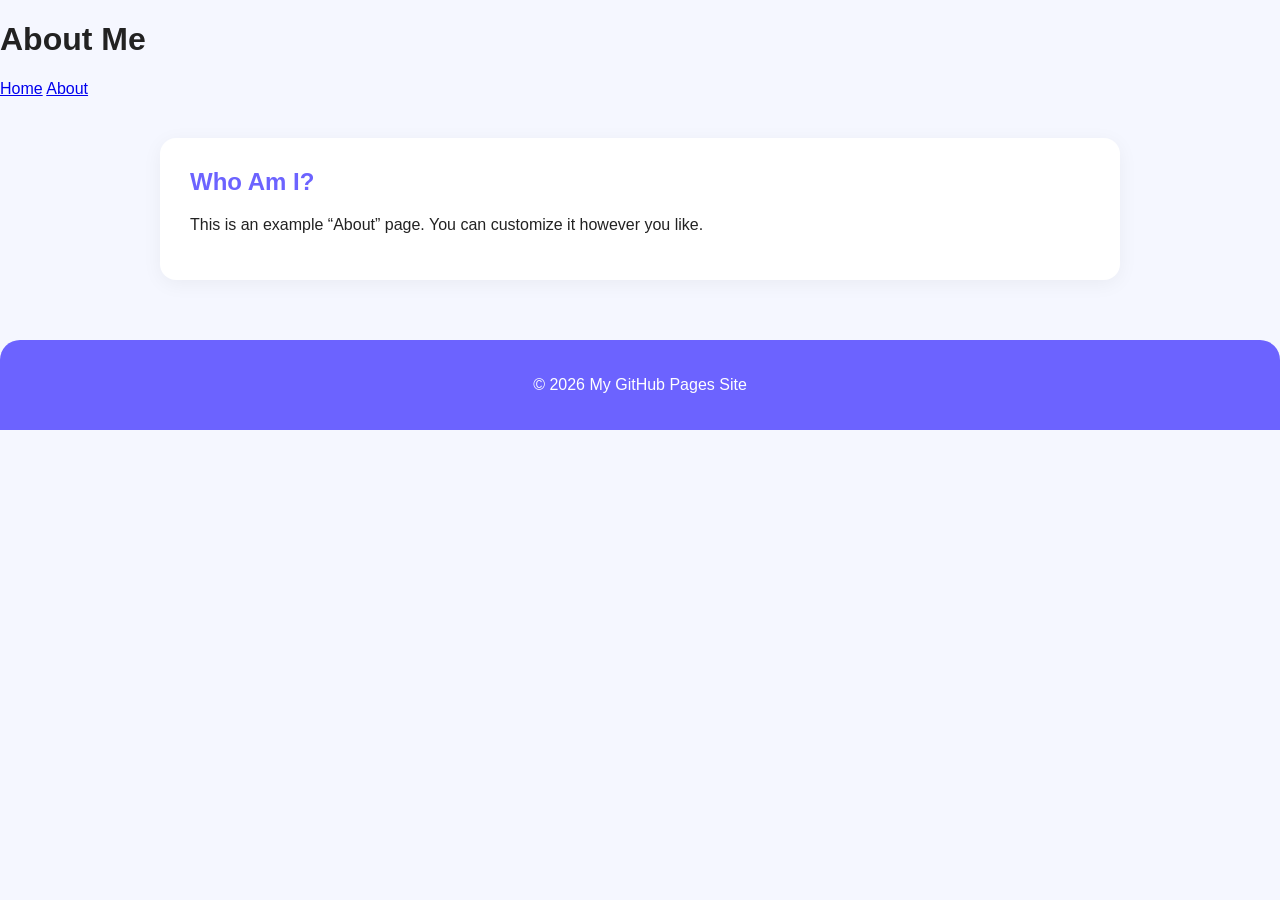
<file: about.html>
<!DOCTYPE html>
<html lang="en">
<head>
  <meta charset="UTF-8" />
  <meta name="viewport" content="width=device-width, initial-scale=1.0" />
  <title>About Me</title>
  <link rel="stylesheet" href="style.css" />
</head>

<body>
  <header>
    <h1>About Me</h1>
    <nav>
      <a href="index.html">Home</a>
      <a href="about.html">About</a>
    </nav>
  </header>

  <section>
    <h2>Who Am I?</h2>
    <p>This is an example “About” page. You can customize it however you like.</p>
  </section>

  <footer>
    <p>© 2026 My GitHub Pages Site</p>
  </footer>
</body>
</html>
</file>
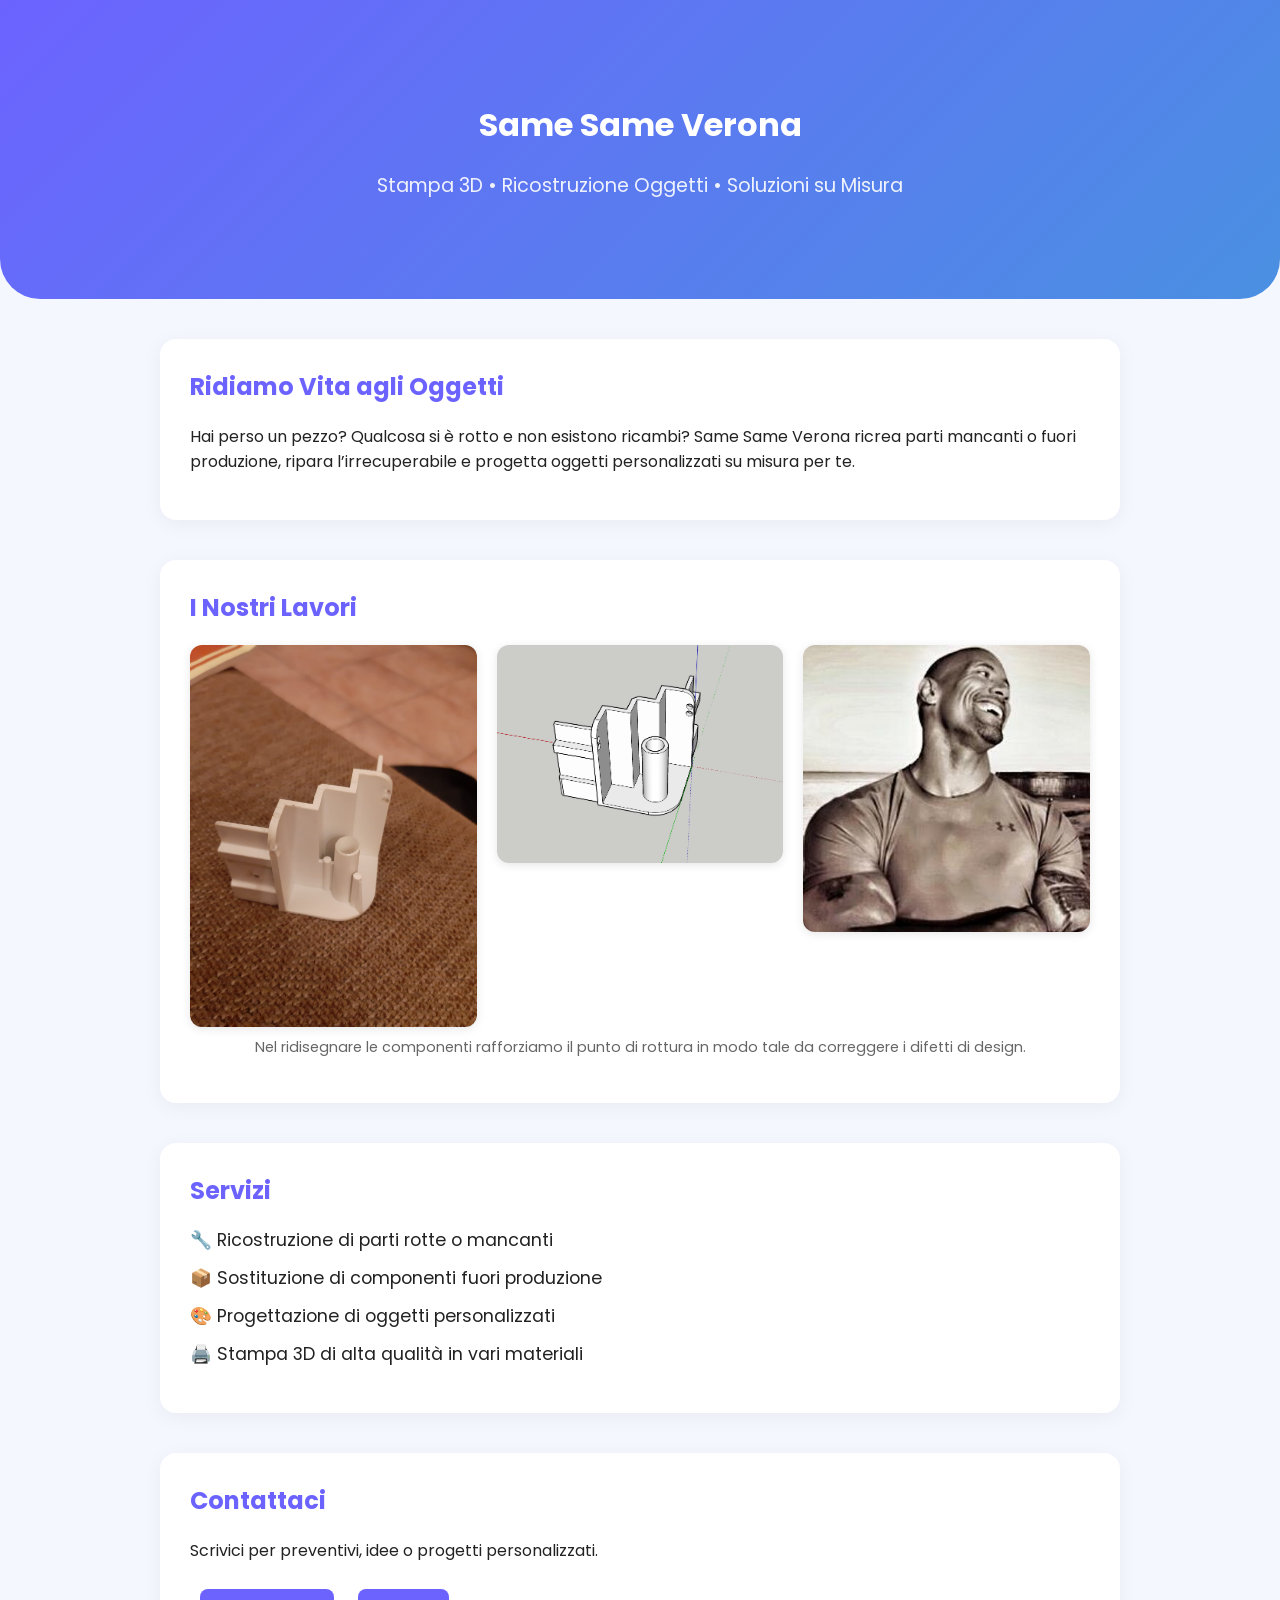
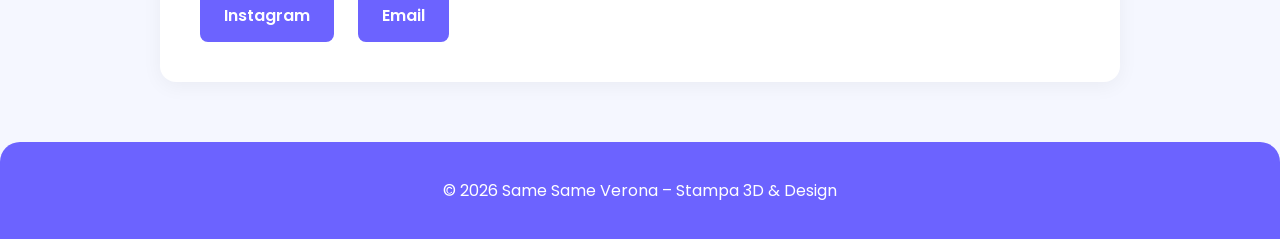
<file: not_index.html>
<!DOCTYPE html>
<html lang="it">
<head>
  <meta charset="UTF-8">
  <meta name="viewport" content="width=device-width, initial-scale=1.0">
  <title>Same Same Verona – Stampa 3D & Design</title>
  <link rel="stylesheet" href="style.css">
  <link rel="icon" type="image/png" href="favicon.png">

  <!-- Google Font -->
  <link href="https://fonts.googleapis.com/css2?family=Poppins:wght@300;400;600&display=swap" rel="stylesheet">
</head>

<body>

  <header class="hero fade-in">
    <h1>Same Same Verona</h1>
    <p class="subtitle">Stampa 3D • Ricostruzione Oggetti • Soluzioni su Misura</p>
  </header>

  <section class="intro fade-in">
    <h2>Ridiamo Vita agli Oggetti</h2>
    <p>
      Hai perso un pezzo? Qualcosa si è rotto e non esistono ricambi?
      Same Same Verona ricrea parti mancanti o fuori produzione, ripara l’irrecuperabile
      e progetta oggetti personalizzati su misura per te.
    </p>
  </section>

  <section class="gallery fade-in">
    <h2>I Nostri Lavori</h2>
    <div class="gallery-grid">
      <img src="originalobject.jpeg" alt="Oggetto originale">
      <img src="designnnn.png" alt="Progettazione 3D">
      <img src="laroccia.jpeg" alt="Pezzo ricostruito">
    </div>
    <p class="note">Nel ridisegnare le componenti rafforziamo il punto di rottura in modo tale da correggere i difetti di design.</p>
  </section>

  <section class="services fade-in">
    <h2>Servizi</h2>
    <ul>
      <li>🔧 Ricostruzione di parti rotte o mancanti</li>
      <li>📦 Sostituzione di componenti fuori produzione</li>
      <li>🎨 Progettazione di oggetti personalizzati</li>
      <li>🖨️ Stampa 3D di alta qualità in vari materiali</li>
    </ul>
  </section>

  <section class="contact fade-in">
    <h2>Contattaci</h2>
    <p>Scrivici per preventivi, idee o progetti personalizzati.</p>

    <div class="contact-links">
      <a class="btn" href="https://instagram.com/antonio_obaid" target="_blank">
        Instagram
      </a>

      <a class="btn" href="mailto:a.obaid.wsapp@gmail.com">
        Email
      </a>
    </div>
  </section>

  <footer>
    <p>© 2026 Same Same Verona – Stampa 3D & Design</p>
  </footer>

</body>
</html>
</file>
<file: style.css>
/* FONT & BASE */
body {
  margin: 0;
  font-family: 'Poppins', sans-serif;
  background: #F5F7FF;
  color: #222;
  overflow-x: hidden;
}

/* ANIMAZIONI */
.fade-in {
  opacity: 0;
  transform: translateY(20px);
  animation: fadeInUp 0.8s ease forwards;
}

@keyframes fadeInUp {
  to {
    opacity: 1;
    transform: translateY(0);
  }
}

/* HERO */
.hero {
  background: linear-gradient(135deg, #6C63FF, #4A90E2);
  color: white;
  padding: 80px 20px;
  text-align: center;
  border-bottom-left-radius: 40px;
  border-bottom-right-radius: 40px;
}

.subtitle {
  margin-top: 10px;
  font-size: 1.2rem;
  opacity: 0.9;
}

/* SEZIONI */
section {
  background: white;
  margin: 40px auto;
  padding: 30px;
  max-width: 900px;
  border-radius: 16px;
  box-shadow: 0 4px 20px rgba(0,0,0,0.05);
}

h2 {
  margin-top: 0;
  color: #6C63FF;
}

/* GALLERIA */
.gallery-grid {
  display: grid;
  grid-template-columns: repeat(auto-fit, minmax(250px, 1fr));
  gap: 20px;
  margin-top: 20px;
}

.gallery-grid img {
  width: 100%;
  border-radius: 12px;
  box-shadow: 0 2px 10px rgba(0,0,0,0.1);
  object-fit: cover;
  transition: transform 0.3s ease;
}

.gallery-grid img:hover {
  transform: scale(1.05);
}

.note {
  text-align: center;
  font-size: 0.9rem;
  color: #666;
  margin-top: 10px;
}

/* SERVIZI */
.services ul {
  list-style: none;
  padding: 0;
}

.services li {
  margin: 12px 0;
  font-size: 1.1rem;
}

/* BOTTONI */
.btn {
  display: inline-block;
  padding: 14px 24px;
  margin: 10px;
  background: #6C63FF;
  color: white;
  text-decoration: none;
  border-radius: 8px;
  transition: 0.25s;
  font-weight: 600;
}

.btn:hover {
  background: #4A90E2;
  transform: translateY(-3px);
  box-shadow: 0 6px 20px rgba(108, 99, 255, 0.3);
}

/* FOOTER */
footer {
  text-align: center;
  padding: 20px;
  background: #6C63FF;
  color: white;
  margin-top: 60px;
  border-top-left-radius: 20px;
  border-top-right-radius: 20px;
}
</file>
